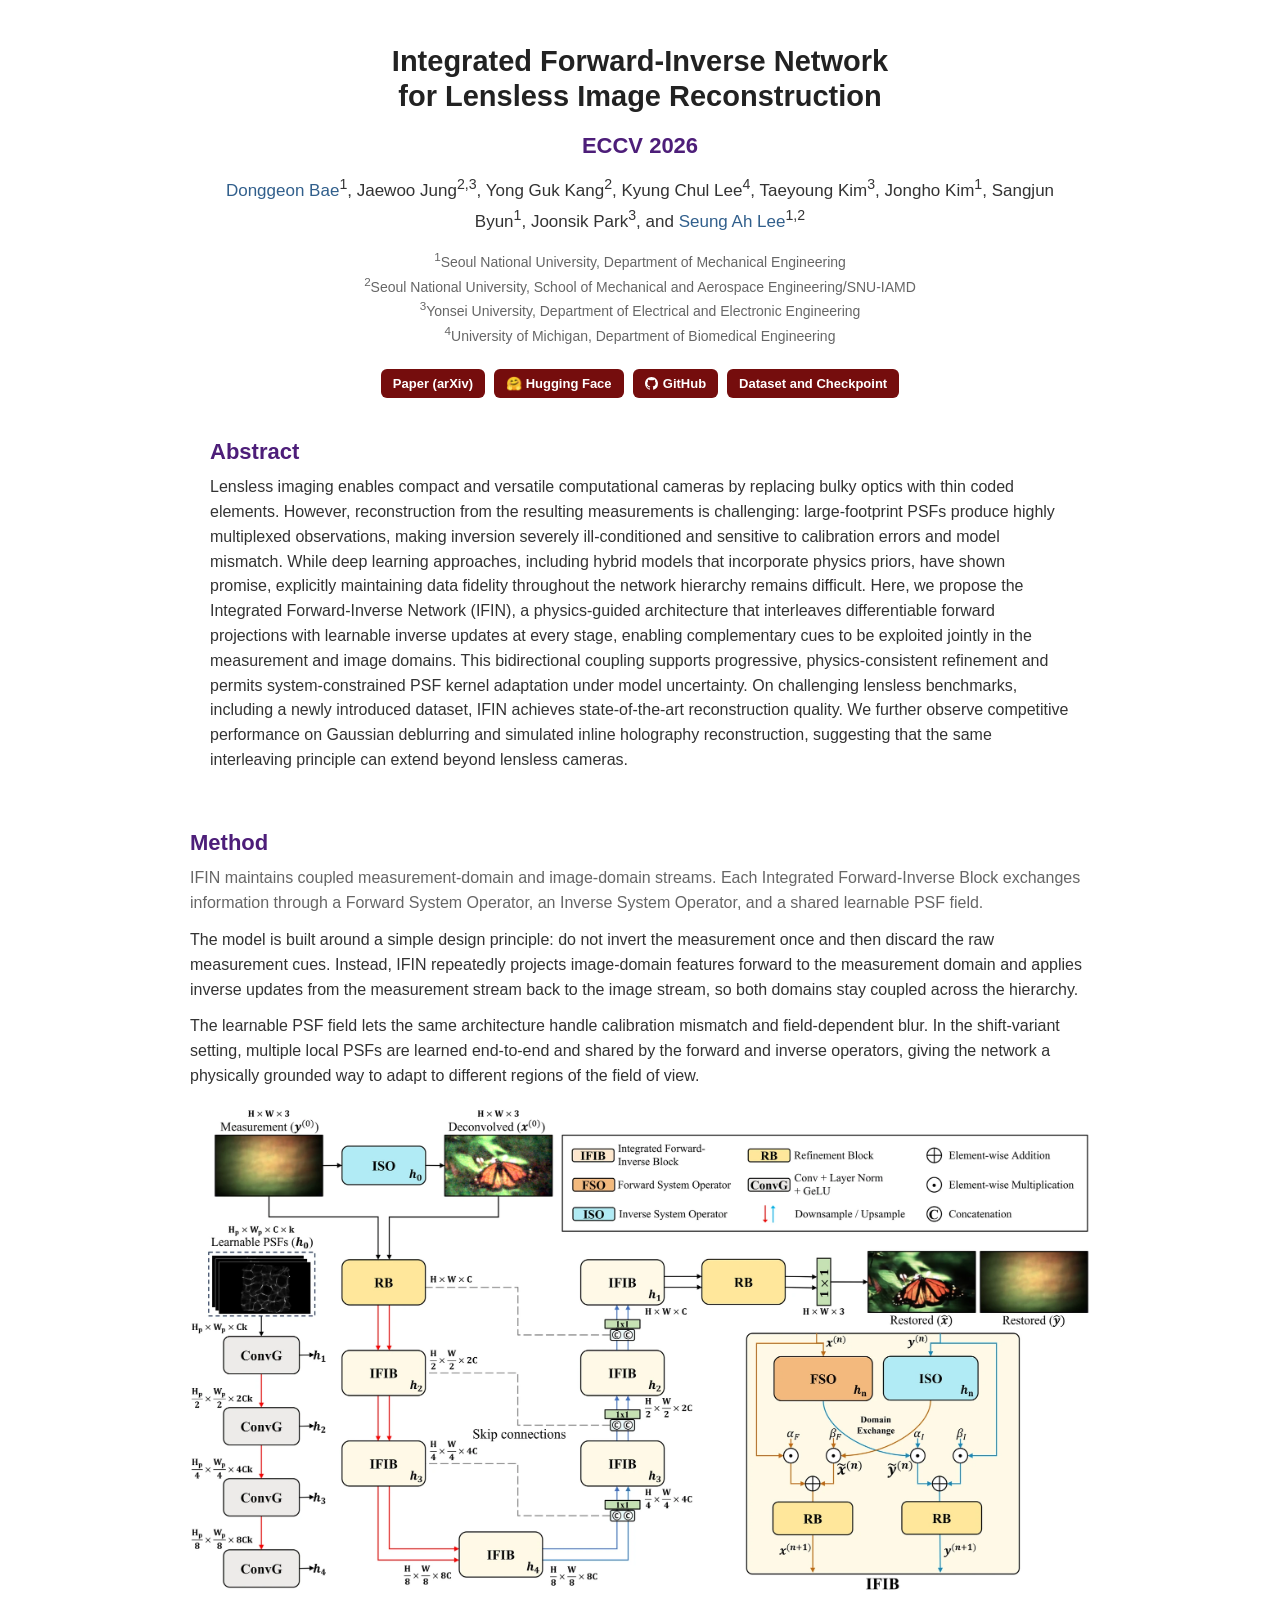
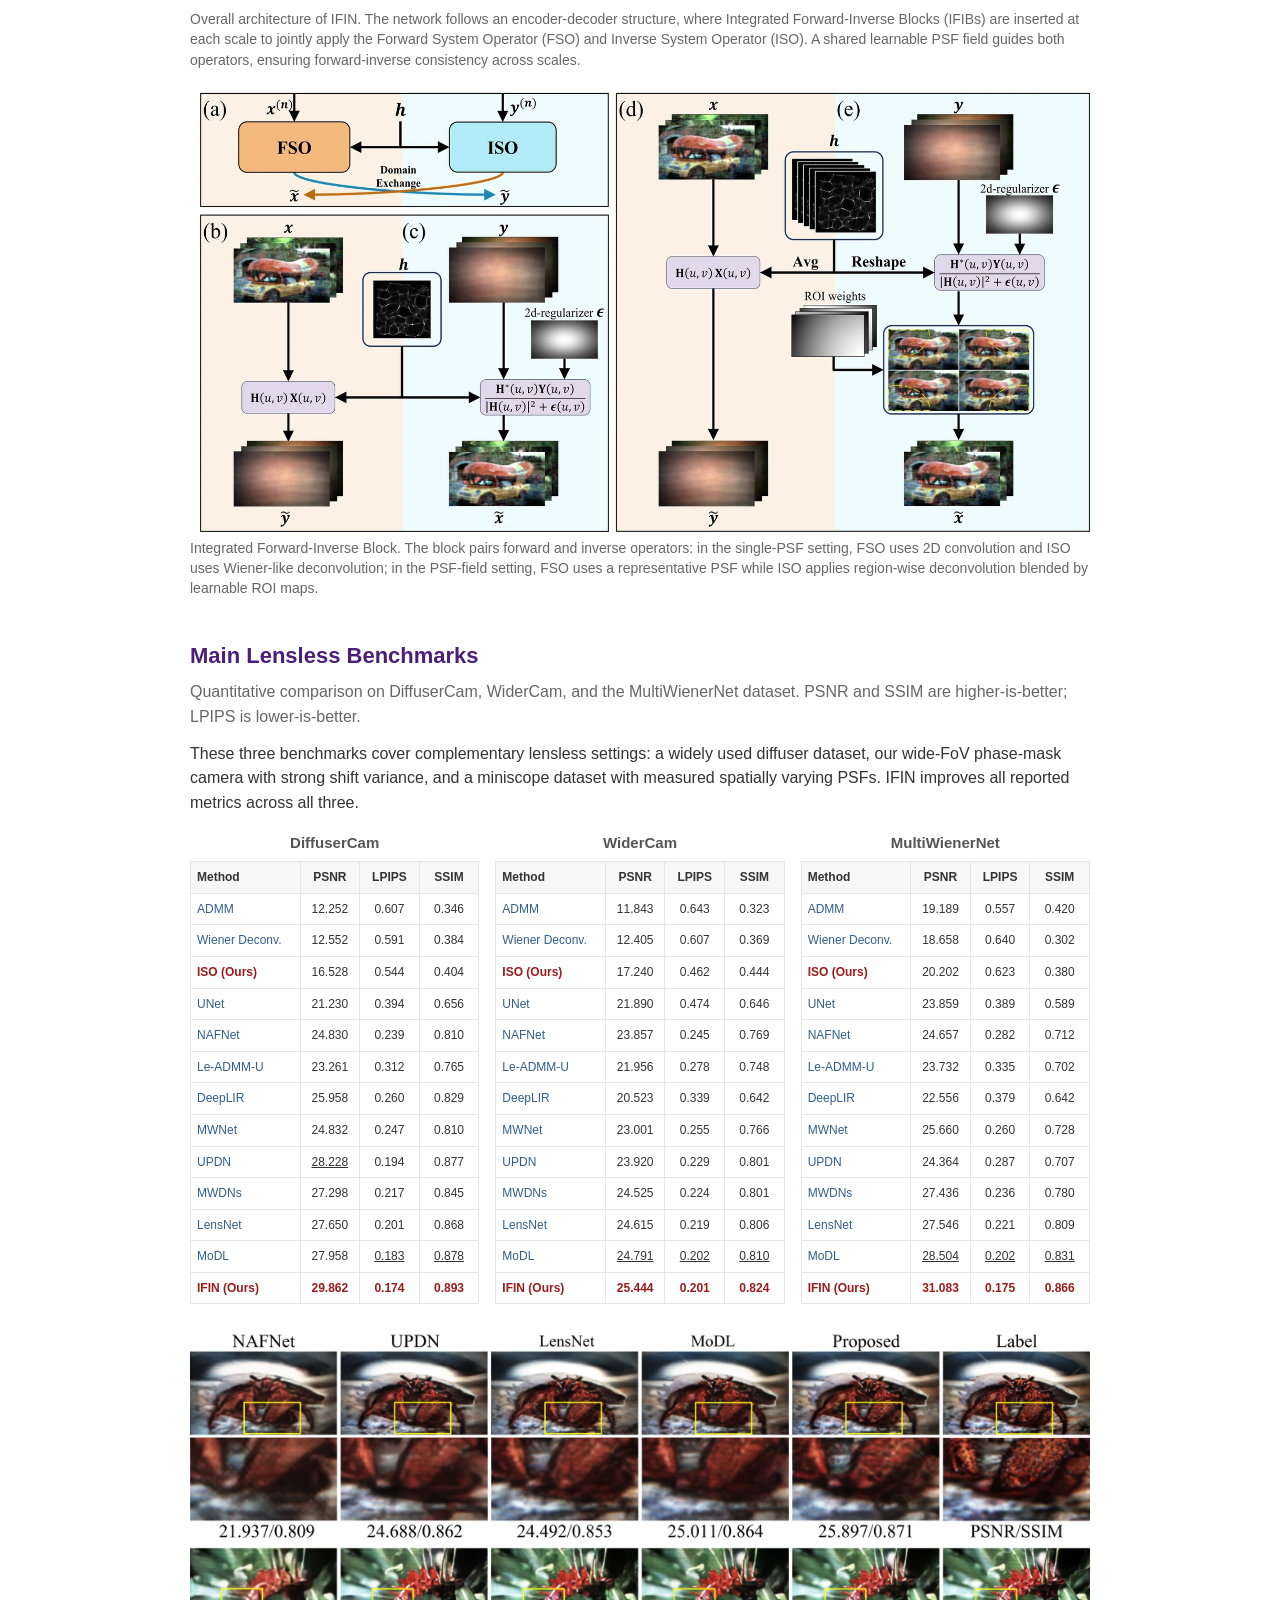
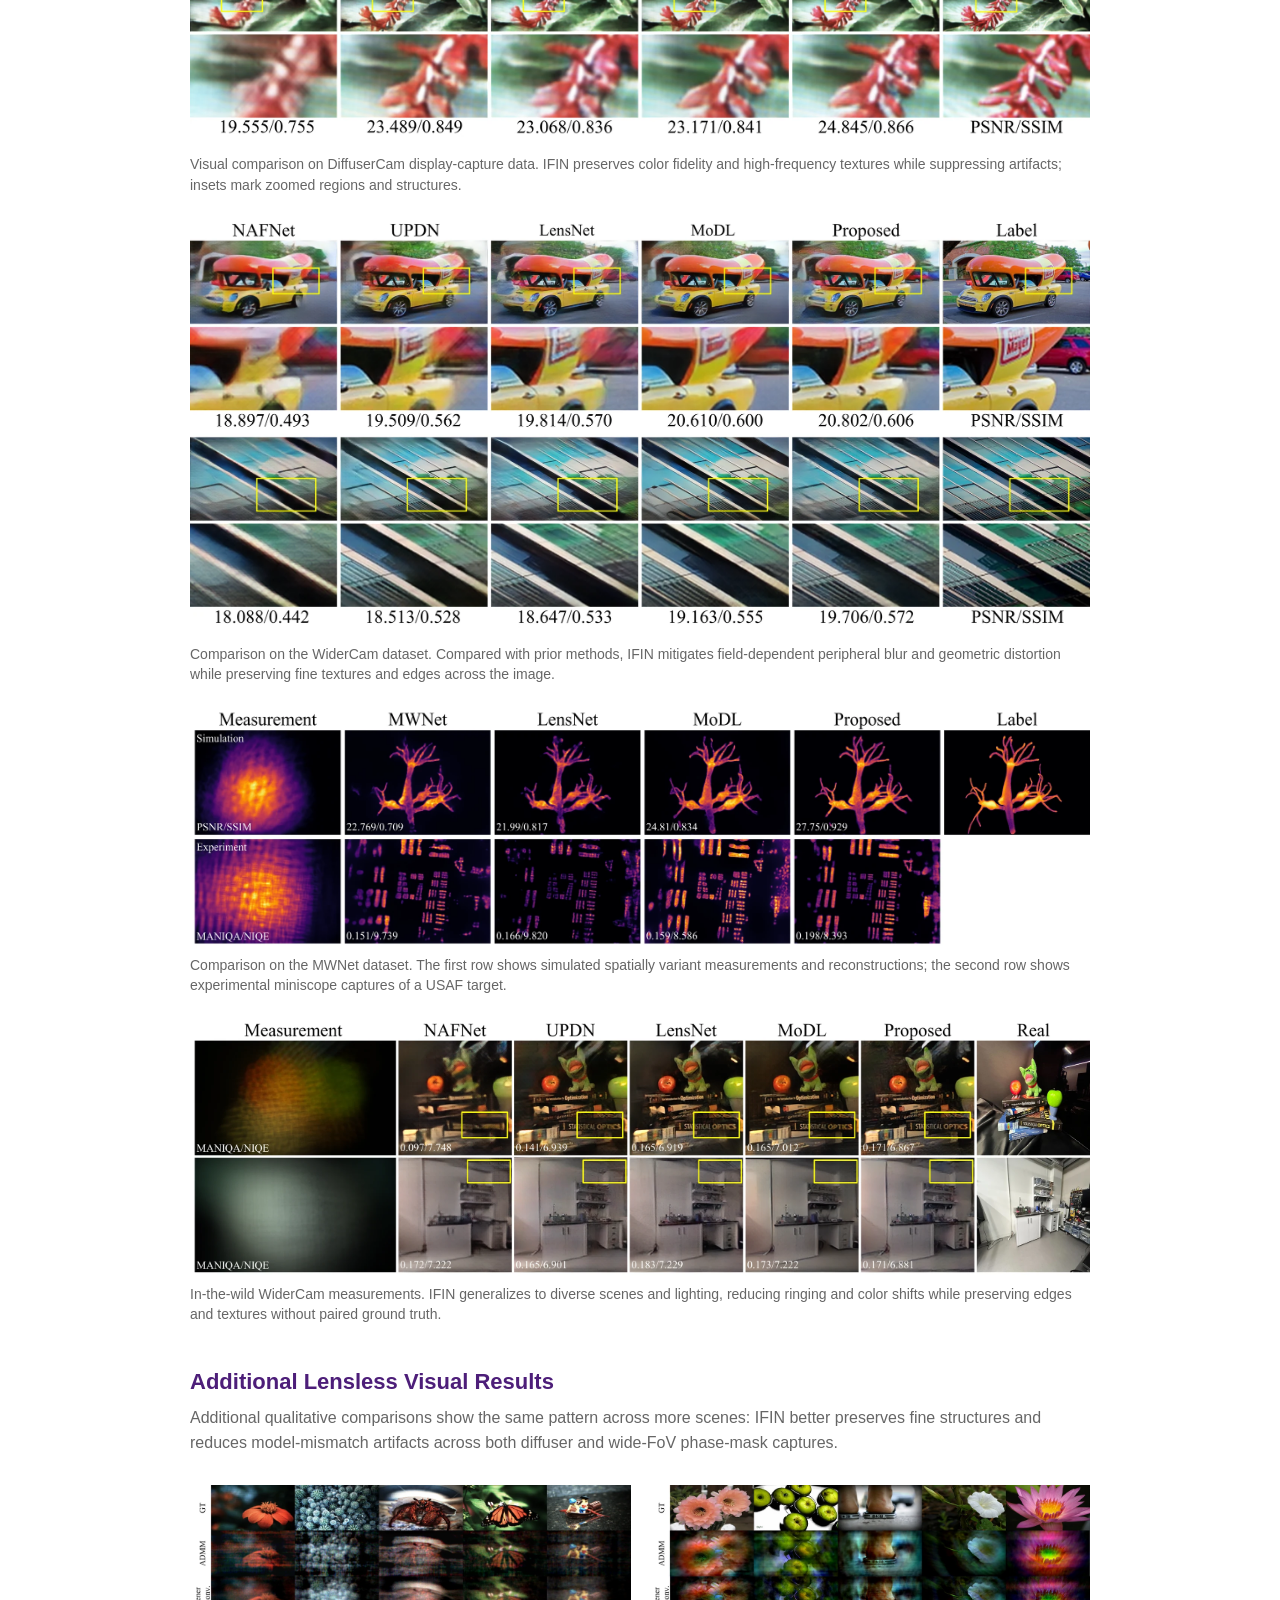
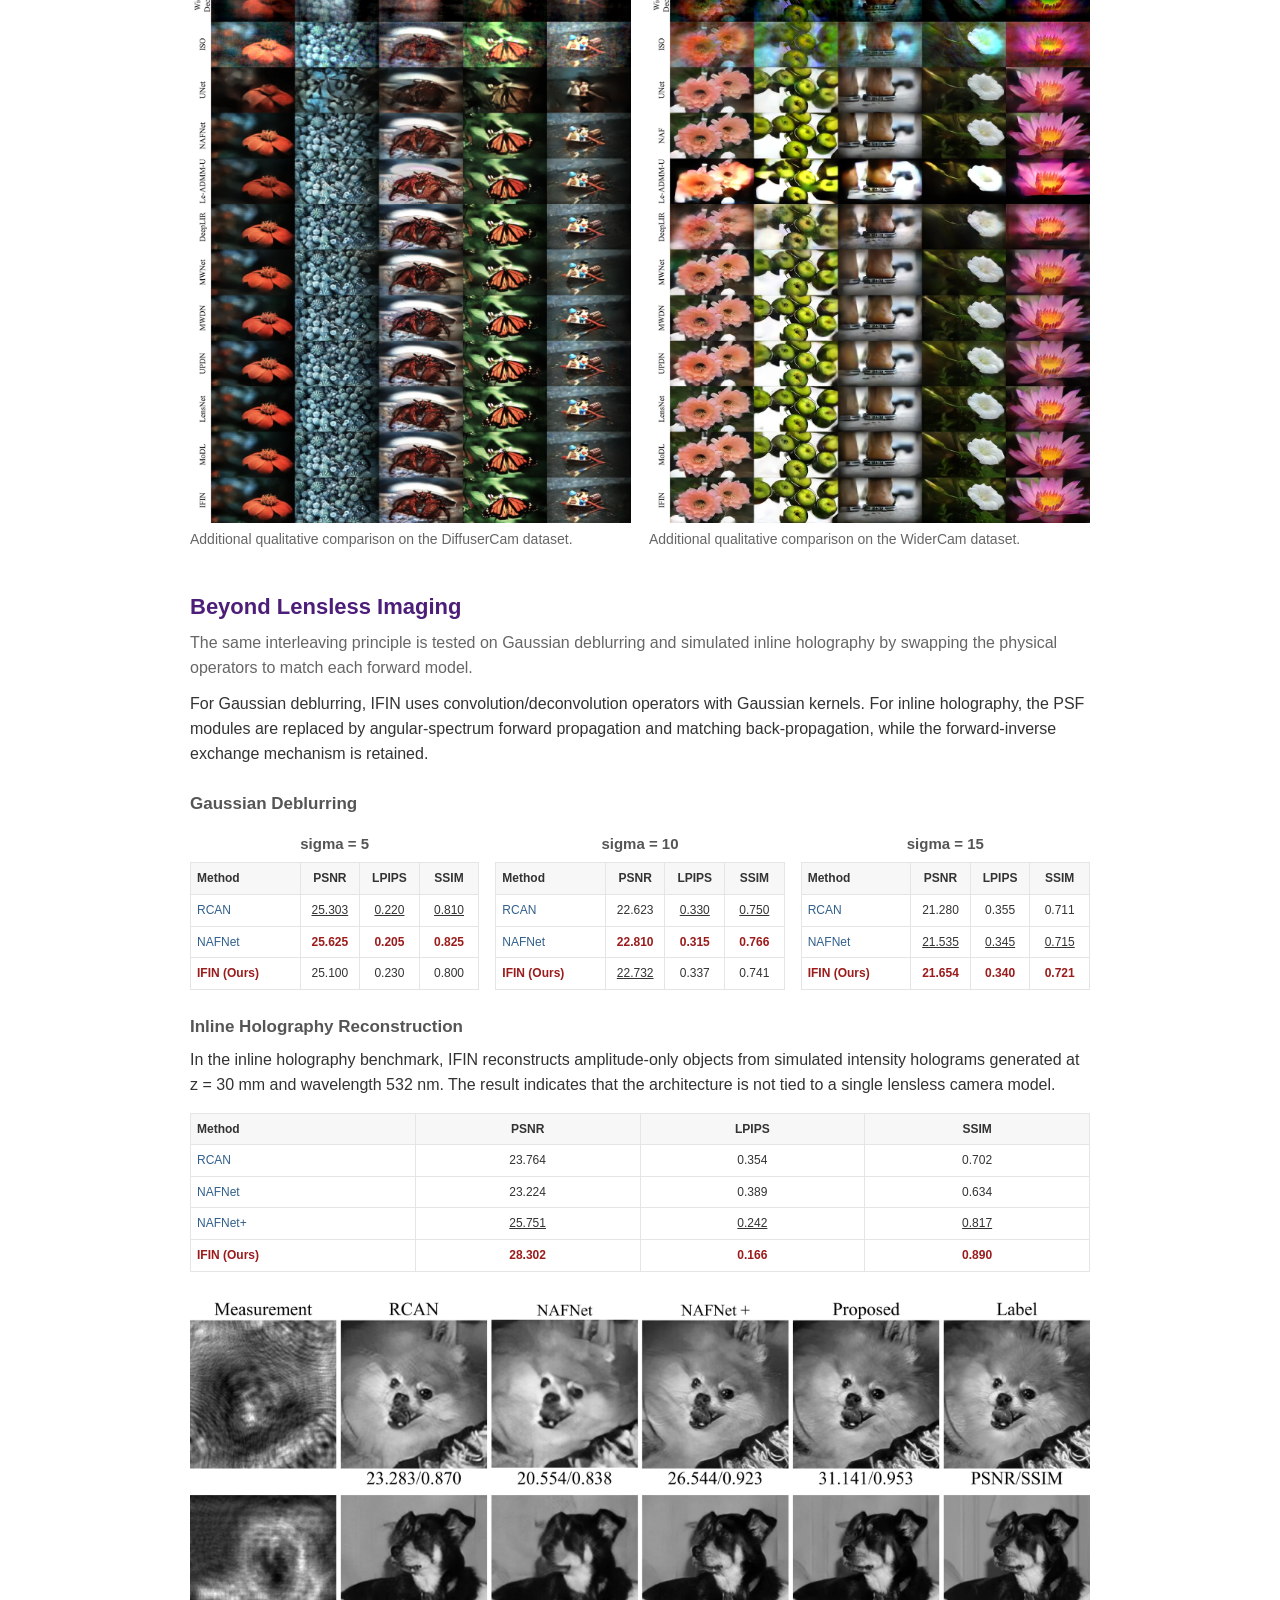
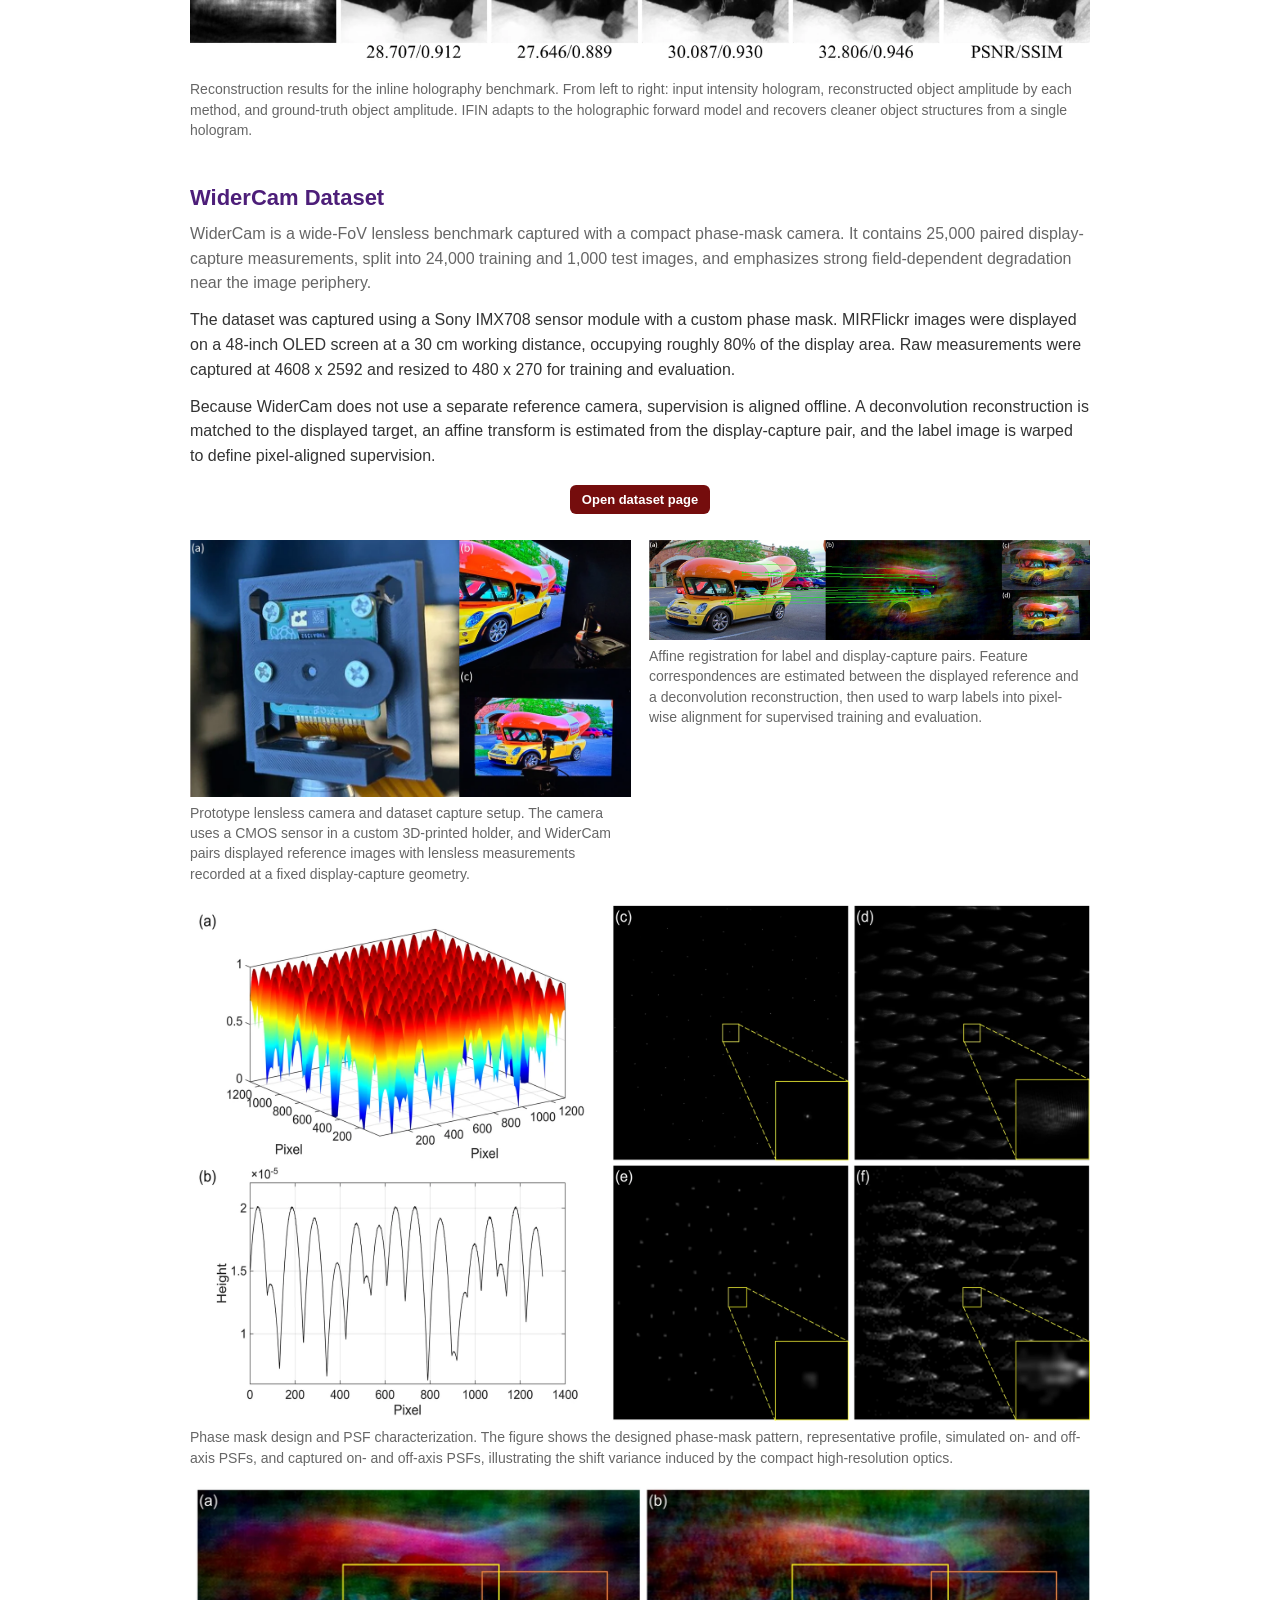
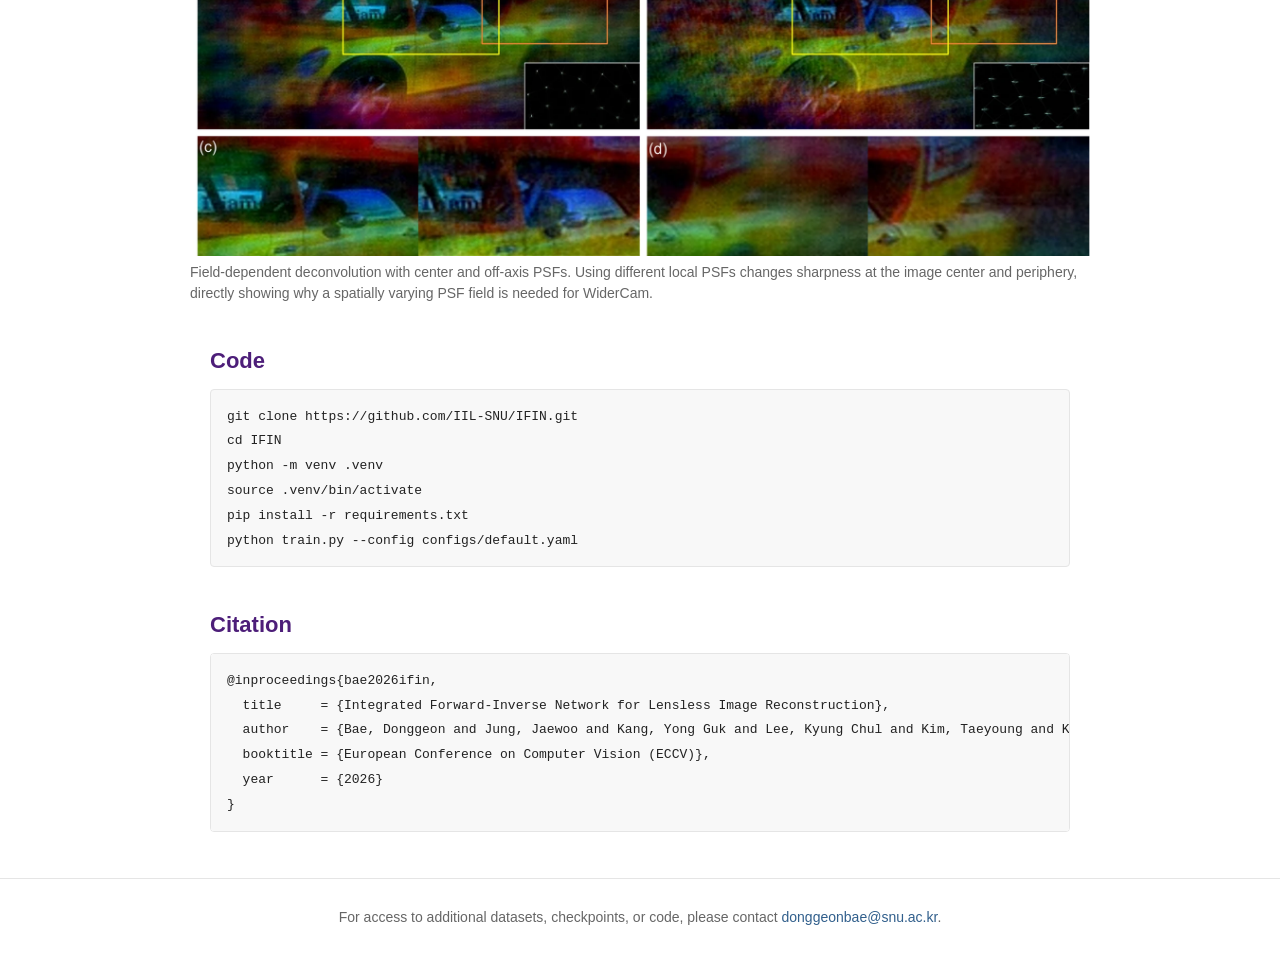
<file: docs/index.html>
<!doctype html>
<html lang="en">
<head>
  <meta charset="utf-8">
  <meta name="viewport" content="width=device-width, initial-scale=1">
  <title>IFIN - Integrated Forward-Inverse Network</title>
  <meta name="description" content="Integrated Forward-Inverse Network for Lensless Image Reconstruction. Accepted to ECCV 2026.">
  <meta property="og:type" content="article">
  <meta property="og:title" content="IFIN - Integrated Forward-Inverse Network">
  <meta property="og:description" content="Physics-guided lensless image reconstruction with forward-inverse interleaving. Accepted to ECCV 2026.">
  <meta property="og:image" content="https://iilab.io/IFIN/assets/images/widercam.webp">
  <link rel="stylesheet" href="assets/site.css">
</head>
<body>
  <header class="paper-header">
    <div class="container">
      <h1>Integrated Forward-Inverse Network<br>for Lensless Image Reconstruction</h1>
      <p class="conference">ECCV 2026</p>
      <p class="authors">
        <a href="#" class="copy-email" data-email="donggeonbae@snu.ac.kr" title="Copy email address">Donggeon Bae</a><sup>1</sup>,
        Jaewoo Jung<sup>2,3</sup>,
        Yong Guk Kang<sup>2</sup>,
        Kyung Chul Lee<sup>4</sup>,
        Taeyoung Kim<sup>3</sup>,
        Jongho Kim<sup>1</sup>,
        Sangjun Byun<sup>1</sup>,
        Joonsik Park<sup>3</sup>, and
        <a href="#" class="copy-email" data-email="seungahlee@snu.ac.kr" title="Copy email address">Seung Ah Lee</a><sup>1,2</sup>
      </p>
      <p class="affiliations">
        <sup>1</sup>Seoul National University, Department of Mechanical Engineering<br>
        <sup>2</sup>Seoul National University, School of Mechanical and Aerospace Engineering/SNU-IAMD<br>
        <sup>3</sup>Yonsei University, Department of Electrical and Electronic Engineering<br>
        <sup>4</sup>University of Michigan, Department of Biomedical Engineering
      </p>
      <nav class="buttons" aria-label="Project links">
        <a href="https://arxiv.org/abs/2607.04608">Paper (arXiv)</a>
        <a href="https://huggingface.co/papers/2607.04608">🤗 Hugging Face</a>
        <a href="https://github.com/IIL-SNU/IFIN"><svg viewBox="0 0 16 16" width="1em" height="1em" fill="currentColor" style="vertical-align:-0.15em;margin-right:0.4em" aria-hidden="true"><path d="M8 0C3.58 0 0 3.58 0 8c0 3.54 2.29 6.53 5.47 7.59.4.07.55-.17.55-.38 0-.19-.01-.82-.01-1.49-2.01.37-2.53-.49-2.69-.94-.09-.23-.48-.94-.82-1.13-.28-.15-.68-.52-.01-.53.63-.01 1.08.58 1.23.82.72 1.21 1.87.87 2.33.66.07-.52.28-.87.51-1.07-1.78-.2-3.64-.89-3.64-3.95 0-.87.31-1.59.82-2.15-.08-.2-.36-1.02.08-2.12 0 0 .67-.21 2.2.82.64-.18 1.32-.27 2-.27.68 0 1.36.09 2 .27 1.53-1.04 2.2-.82 2.2-.82.44 1.1.16 1.92.08 2.12.51.56.82 1.27.82 2.15 0 3.07-1.87 3.75-3.65 3.95.29.25.54.73.54 1.48 0 1.07-.01 1.93-.01 2.2 0 .21.15.46.55.38A8.013 8.013 0 0016 8c0-4.42-3.58-8-8-8z"></path></svg>GitHub</a>
        <a href="https://drive.google.com/drive/folders/1UZiyWqdqK75IQwusnfYNoKRT-fOa0neX">Dataset and Checkpoint</a>
      </nav>
    </div>
  </header>

  <main>
    <section id="abstract" class="section">
      <div class="container text">
        <h2>Abstract</h2>
        <p>
          Lensless imaging enables compact and versatile computational cameras by replacing bulky optics with thin coded elements. However, reconstruction from the resulting measurements is challenging: large-footprint PSFs produce highly multiplexed observations, making inversion severely ill-conditioned and sensitive to calibration errors and model mismatch. While deep learning approaches, including hybrid models that incorporate physics priors, have shown promise, explicitly maintaining data fidelity throughout the network hierarchy remains difficult. Here, we propose the Integrated Forward-Inverse Network (IFIN), a physics-guided architecture that interleaves differentiable forward projections with learnable inverse updates at every stage, enabling complementary cues to be exploited jointly in the measurement and image domains. This bidirectional coupling supports progressive, physics-consistent refinement and permits system-constrained PSF kernel adaptation under model uncertainty. On challenging lensless benchmarks, including a newly introduced dataset, IFIN achieves state-of-the-art reconstruction quality. We further observe competitive performance on Gaussian deblurring and simulated inline holography reconstruction, suggesting that the same interleaving principle can extend beyond lensless cameras.
        </p>
      </div>
    </section>

    <section id="method" class="section">
      <div class="container">
        <h2>Method</h2>
        <p class="section-summary">
          IFIN maintains coupled measurement-domain and image-domain streams. Each Integrated Forward-Inverse Block exchanges information through a Forward System Operator, an Inverse System Operator, and a shared learnable PSF field.
        </p>
        <p>
          The model is built around a simple design principle: do not invert the measurement once and then discard the raw measurement cues. Instead, IFIN repeatedly projects image-domain features forward to the measurement domain and applies inverse updates from the measurement stream back to the image stream, so both domains stay coupled across the hierarchy.
        </p>
        <p>
          The learnable PSF field lets the same architecture handle calibration mismatch and field-dependent blur. In the shift-variant setting, multiple local PSFs are learned end-to-end and shared by the forward and inverse operators, giving the network a physically grounded way to adapt to different regions of the field of view.
        </p>
        <figure>
          <img src="assets/images/architecture.webp" alt="Overall architecture of IFIN">
          <figcaption>Overall architecture of IFIN. The network follows an encoder-decoder structure, where Integrated Forward-Inverse Blocks (IFIBs) are inserted at each scale to jointly apply the Forward System Operator (FSO) and Inverse System Operator (ISO). A shared learnable PSF field guides both operators, ensuring forward-inverse consistency across scales.</figcaption>
        </figure>
        <figure>
          <img src="assets/images/ifib.webp" alt="Integrated Forward-Inverse Block">
          <figcaption>Integrated Forward-Inverse Block. The block pairs forward and inverse operators: in the single-PSF setting, FSO uses 2D convolution and ISO uses Wiener-like deconvolution; in the PSF-field setting, FSO uses a representative PSF while ISO applies region-wise deconvolution blended by learnable ROI maps.</figcaption>
        </figure>
      </div>
    </section>

    <section id="lensless-results" class="section">
      <div class="container">
        <h2>Main Lensless Benchmarks</h2>
        <p class="section-summary">
          Quantitative comparison on DiffuserCam, WiderCam, and the MultiWienerNet dataset. PSNR and SSIM are higher-is-better; LPIPS is lower-is-better.
        </p>
        <p>
          These three benchmarks cover complementary lensless settings: a widely used diffuser dataset, our wide-FoV phase-mask camera with strong shift variance, and a miniscope dataset with measured spatially varying PSFs. IFIN improves all reported metrics across all three.
        </p>
        <div class="table-grid">
          <div class="metric-table">
            <h3>DiffuserCam</h3>
            <table class="results-table">
              <thead><tr><th>Method</th><th>PSNR</th><th>LPIPS</th><th>SSIM</th></tr></thead>
              <tbody>
                <tr><td><a href="https://web.stanford.edu/~boyd/papers/pdf/admm_distr_stats.pdf">ADMM</a></td><td>12.252</td><td>0.607</td><td>0.346</td></tr>
                <tr><td><a href="https://mitpress.mit.edu/9780262730051/extrapolation-interpolation-and-smoothing-of-stationary-time-series/">Wiener Deconv.</a></td><td>12.552</td><td>0.591</td><td>0.384</td></tr>
                <tr><td><strong>ISO (Ours)</strong></td><td>16.528</td><td>0.544</td><td>0.404</td></tr>
                <tr><td><a href="https://lmb.informatik.uni-freiburg.de/people/ronneber/u-net/">UNet</a></td><td>21.230</td><td>0.394</td><td>0.656</td></tr>
                <tr><td><a href="https://github.com/megvii-research/NAFNet">NAFNet</a></td><td>24.830</td><td>0.239</td><td>0.810</td></tr>
                <tr><td><a href="https://waller-lab.github.io/LenslessLearning/">Le-ADMM-U</a></td><td>23.261</td><td>0.312</td><td>0.765</td></tr>
                <tr><td><a href="https://github.com/arpanpoudel/lenslessimaging">DeepLIR</a></td><td>25.958</td><td>0.260</td><td>0.829</td></tr>
                <tr><td><a href="https://waller-lab.github.io/MultiWienerNet/">MWNet</a></td><td>24.832</td><td>0.247</td><td>0.810</td></tr>
                <tr><td><a href="https://doi.org/10.1364/OE.475521">UPDN</a></td><td><u>28.228</u></td><td>0.194</td><td>0.877</td></tr>
                <tr><td><a href="https://doi.org/10.1364/OE.501970">MWDNs</a></td><td>27.298</td><td>0.217</td><td>0.845</td></tr>
                <tr><td><a href="https://arxiv.org/abs/2505.01755">LensNet</a></td><td>27.650</td><td>0.201</td><td>0.868</td></tr>
                <tr><td><a href="https://doi.org/10.1109/TCI.2025.3539448">MoDL</a></td><td>27.958</td><td><u>0.183</u></td><td><u>0.878</u></td></tr>
                <tr><td><strong>IFIN (Ours)</strong></td><td><strong>29.862</strong></td><td><strong>0.174</strong></td><td><strong>0.893</strong></td></tr>
              </tbody>
            </table>
          </div>
          <div class="metric-table">
            <h3>WiderCam</h3>
            <table class="results-table">
              <thead><tr><th>Method</th><th>PSNR</th><th>LPIPS</th><th>SSIM</th></tr></thead>
              <tbody>
                <tr><td><a href="https://web.stanford.edu/~boyd/papers/pdf/admm_distr_stats.pdf">ADMM</a></td><td>11.843</td><td>0.643</td><td>0.323</td></tr>
                <tr><td><a href="https://mitpress.mit.edu/9780262730051/extrapolation-interpolation-and-smoothing-of-stationary-time-series/">Wiener Deconv.</a></td><td>12.405</td><td>0.607</td><td>0.369</td></tr>
                <tr><td><strong>ISO (Ours)</strong></td><td>17.240</td><td>0.462</td><td>0.444</td></tr>
                <tr><td><a href="https://lmb.informatik.uni-freiburg.de/people/ronneber/u-net/">UNet</a></td><td>21.890</td><td>0.474</td><td>0.646</td></tr>
                <tr><td><a href="https://github.com/megvii-research/NAFNet">NAFNet</a></td><td>23.857</td><td>0.245</td><td>0.769</td></tr>
                <tr><td><a href="https://waller-lab.github.io/LenslessLearning/">Le-ADMM-U</a></td><td>21.956</td><td>0.278</td><td>0.748</td></tr>
                <tr><td><a href="https://github.com/arpanpoudel/lenslessimaging">DeepLIR</a></td><td>20.523</td><td>0.339</td><td>0.642</td></tr>
                <tr><td><a href="https://waller-lab.github.io/MultiWienerNet/">MWNet</a></td><td>23.001</td><td>0.255</td><td>0.766</td></tr>
                <tr><td><a href="https://doi.org/10.1364/OE.475521">UPDN</a></td><td>23.920</td><td>0.229</td><td>0.801</td></tr>
                <tr><td><a href="https://doi.org/10.1364/OE.501970">MWDNs</a></td><td>24.525</td><td>0.224</td><td>0.801</td></tr>
                <tr><td><a href="https://arxiv.org/abs/2505.01755">LensNet</a></td><td>24.615</td><td>0.219</td><td>0.806</td></tr>
                <tr><td><a href="https://doi.org/10.1109/TCI.2025.3539448">MoDL</a></td><td><u>24.791</u></td><td><u>0.202</u></td><td><u>0.810</u></td></tr>
                <tr><td><strong>IFIN (Ours)</strong></td><td><strong>25.444</strong></td><td><strong>0.201</strong></td><td><strong>0.824</strong></td></tr>
              </tbody>
            </table>
          </div>
          <div class="metric-table">
            <h3>MultiWienerNet</h3>
            <table class="results-table">
              <thead><tr><th>Method</th><th>PSNR</th><th>LPIPS</th><th>SSIM</th></tr></thead>
              <tbody>
                <tr><td><a href="https://web.stanford.edu/~boyd/papers/pdf/admm_distr_stats.pdf">ADMM</a></td><td>19.189</td><td>0.557</td><td>0.420</td></tr>
                <tr><td><a href="https://mitpress.mit.edu/9780262730051/extrapolation-interpolation-and-smoothing-of-stationary-time-series/">Wiener Deconv.</a></td><td>18.658</td><td>0.640</td><td>0.302</td></tr>
                <tr><td><strong>ISO (Ours)</strong></td><td>20.202</td><td>0.623</td><td>0.380</td></tr>
                <tr><td><a href="https://lmb.informatik.uni-freiburg.de/people/ronneber/u-net/">UNet</a></td><td>23.859</td><td>0.389</td><td>0.589</td></tr>
                <tr><td><a href="https://github.com/megvii-research/NAFNet">NAFNet</a></td><td>24.657</td><td>0.282</td><td>0.712</td></tr>
                <tr><td><a href="https://waller-lab.github.io/LenslessLearning/">Le-ADMM-U</a></td><td>23.732</td><td>0.335</td><td>0.702</td></tr>
                <tr><td><a href="https://github.com/arpanpoudel/lenslessimaging">DeepLIR</a></td><td>22.556</td><td>0.379</td><td>0.642</td></tr>
                <tr><td><a href="https://waller-lab.github.io/MultiWienerNet/">MWNet</a></td><td>25.660</td><td>0.260</td><td>0.728</td></tr>
                <tr><td><a href="https://doi.org/10.1364/OE.475521">UPDN</a></td><td>24.364</td><td>0.287</td><td>0.707</td></tr>
                <tr><td><a href="https://doi.org/10.1364/OE.501970">MWDNs</a></td><td>27.436</td><td>0.236</td><td>0.780</td></tr>
                <tr><td><a href="https://arxiv.org/abs/2505.01755">LensNet</a></td><td>27.546</td><td>0.221</td><td>0.809</td></tr>
                <tr><td><a href="https://doi.org/10.1109/TCI.2025.3539448">MoDL</a></td><td><u>28.504</u></td><td><u>0.202</u></td><td><u>0.831</u></td></tr>
                <tr><td><strong>IFIN (Ours)</strong></td><td><strong>31.083</strong></td><td><strong>0.175</strong></td><td><strong>0.866</strong></td></tr>
              </tbody>
            </table>
          </div>
        </div>
        <figure>
          <img src="assets/images/diffusercam.webp" alt="Visual comparison on DiffuserCam">
          <figcaption>Visual comparison on DiffuserCam display-capture data. IFIN preserves color fidelity and high-frequency textures while suppressing artifacts; insets mark zoomed regions and structures.</figcaption>
        </figure>
        <figure>
          <img src="assets/images/widercam.webp" alt="Visual comparison on WiderCam">
          <figcaption>Comparison on the WiderCam dataset. Compared with prior methods, IFIN mitigates field-dependent peripheral blur and geometric distortion while preserving fine textures and edges across the image.</figcaption>
        </figure>
        <figure>
          <img src="assets/images/mwnet.webp" alt="Visual comparison on MultiWienerNet">
          <figcaption>Comparison on the MWNet dataset. The first row shows simulated spatially variant measurements and reconstructions; the second row shows experimental miniscope captures of a USAF target.</figcaption>
        </figure>
        <figure>
          <img src="assets/images/inthewild.webp" alt="In-the-wild WiderCam reconstruction">
          <figcaption>In-the-wild WiderCam measurements. IFIN generalizes to diverse scenes and lighting, reducing ringing and color shifts while preserving edges and textures without paired ground truth.</figcaption>
        </figure>
      </div>
    </section>

    <section id="more-results" class="section">
      <div class="container">
        <h2>Additional Lensless Visual Results</h2>
        <p class="section-summary">
          Additional qualitative comparisons show the same pattern across more scenes: IFIN better preserves fine structures and reduces model-mismatch artifacts across both diffuser and wide-FoV phase-mask captures.
        </p>
        <div class="grid two tall">
          <figure>
            <img src="assets/images/more_diffusercam.webp" alt="Additional DiffuserCam results">
            <figcaption>Additional qualitative comparison on the DiffuserCam dataset.</figcaption>
          </figure>
          <figure>
            <img src="assets/images/more_widercam.webp" alt="Additional WiderCam results">
            <figcaption>Additional qualitative comparison on the WiderCam dataset.</figcaption>
          </figure>
        </div>
      </div>
    </section>

    <section id="beyond-lensless" class="section">
      <div class="container">
        <h2>Beyond Lensless Imaging</h2>
        <p class="section-summary">
          The same interleaving principle is tested on Gaussian deblurring and simulated inline holography by swapping the physical operators to match each forward model.
        </p>
        <p>
          For Gaussian deblurring, IFIN uses convolution/deconvolution operators with Gaussian kernels. For inline holography, the PSF modules are replaced by angular-spectrum forward propagation and matching back-propagation, while the forward-inverse exchange mechanism is retained.
        </p>
        <h3>Gaussian Deblurring</h3>
        <div class="table-grid">
          <div class="metric-table">
            <h3>sigma = 5</h3>
            <table class="results-table">
              <thead><tr><th>Method</th><th>PSNR</th><th>LPIPS</th><th>SSIM</th></tr></thead>
              <tbody>
                <tr><td><a href="https://github.com/yulunzhang/RCAN">RCAN</a></td><td><u>25.303</u></td><td><u>0.220</u></td><td><u>0.810</u></td></tr>
                <tr><td><a href="https://github.com/megvii-research/NAFNet">NAFNet</a></td><td><strong>25.625</strong></td><td><strong>0.205</strong></td><td><strong>0.825</strong></td></tr>
                <tr><td><strong>IFIN (Ours)</strong></td><td>25.100</td><td>0.230</td><td>0.800</td></tr>
              </tbody>
            </table>
          </div>
          <div class="metric-table">
            <h3>sigma = 10</h3>
            <table class="results-table">
              <thead><tr><th>Method</th><th>PSNR</th><th>LPIPS</th><th>SSIM</th></tr></thead>
              <tbody>
                <tr><td><a href="https://github.com/yulunzhang/RCAN">RCAN</a></td><td>22.623</td><td><u>0.330</u></td><td><u>0.750</u></td></tr>
                <tr><td><a href="https://github.com/megvii-research/NAFNet">NAFNet</a></td><td><strong>22.810</strong></td><td><strong>0.315</strong></td><td><strong>0.766</strong></td></tr>
                <tr><td><strong>IFIN (Ours)</strong></td><td><u>22.732</u></td><td>0.337</td><td>0.741</td></tr>
              </tbody>
            </table>
          </div>
          <div class="metric-table">
            <h3>sigma = 15</h3>
            <table class="results-table">
              <thead><tr><th>Method</th><th>PSNR</th><th>LPIPS</th><th>SSIM</th></tr></thead>
              <tbody>
                <tr><td><a href="https://github.com/yulunzhang/RCAN">RCAN</a></td><td>21.280</td><td>0.355</td><td>0.711</td></tr>
                <tr><td><a href="https://github.com/megvii-research/NAFNet">NAFNet</a></td><td><u>21.535</u></td><td><u>0.345</u></td><td><u>0.715</u></td></tr>
                <tr><td><strong>IFIN (Ours)</strong></td><td><strong>21.654</strong></td><td><strong>0.340</strong></td><td><strong>0.721</strong></td></tr>
              </tbody>
            </table>
          </div>
        </div>
        <h3>Inline Holography Reconstruction</h3>
        <p>
          In the inline holography benchmark, IFIN reconstructs amplitude-only objects from simulated intensity holograms generated at z = 30 mm and wavelength 532 nm. The result indicates that the architecture is not tied to a single lensless camera model.
        </p>
        <div class="table-wrap compact-table">
          <table>
            <thead>
              <tr><th>Method</th><th>PSNR</th><th>LPIPS</th><th>SSIM</th></tr>
            </thead>
            <tbody>
              <tr><td><a href="https://github.com/yulunzhang/RCAN">RCAN</a></td><td>23.764</td><td>0.354</td><td>0.702</td></tr>
              <tr><td><a href="https://github.com/megvii-research/NAFNet">NAFNet</a></td><td>23.224</td><td>0.389</td><td>0.634</td></tr>
              <tr><td><a href="https://github.com/megvii-research/NAFNet">NAFNet+</a></td><td><u>25.751</u></td><td><u>0.242</u></td><td><u>0.817</u></td></tr>
              <tr><td><strong>IFIN (Ours)</strong></td><td><strong>28.302</strong></td><td><strong>0.166</strong></td><td><strong>0.890</strong></td></tr>
            </tbody>
          </table>
        </div>
        <figure>
          <img src="assets/images/inline.webp" alt="Inline holography reconstruction">
          <figcaption>Reconstruction results for the inline holography benchmark. From left to right: input intensity hologram, reconstructed object amplitude by each method, and ground-truth object amplitude. IFIN adapts to the holographic forward model and recovers cleaner object structures from a single hologram.</figcaption>
        </figure>
      </div>
    </section>

    <section id="widercam" class="section">
      <div class="container">
        <h2>WiderCam Dataset</h2>
        <p class="section-summary">
          WiderCam is a wide-FoV lensless benchmark captured with a compact phase-mask camera. It contains 25,000 paired display-capture measurements, split into 24,000 training and 1,000 test images, and emphasizes strong field-dependent degradation near the image periphery.
        </p>
        <p>
          The dataset was captured using a Sony IMX708 sensor module with a custom phase mask. MIRFlickr images were displayed on a 48-inch OLED screen at a 30 cm working distance, occupying roughly 80% of the display area. Raw measurements were captured at 4608 x 2592 and resized to 480 x 270 for training and evaluation.
        </p>
        <p>
          Because WiderCam does not use a separate reference camera, supervision is aligned offline. A deconvolution reconstruction is matched to the displayed target, an affine transform is estimated from the display-capture pair, and the label image is warped to define pixel-aligned supervision.
        </p>
        <p class="dataset-link"><a href="https://iilab.io/WiderCam">Open dataset page</a></p>
        <div class="grid two">
          <figure>
            <img src="assets/images/camera.webp" alt="WiderCam camera and capture setup">
            <figcaption>Prototype lensless camera and dataset capture setup. The camera uses a CMOS sensor in a custom 3D-printed holder, and WiderCam pairs displayed reference images with lensless measurements recorded at a fixed display-capture geometry.</figcaption>
          </figure>
          <figure>
            <img src="assets/images/affine.webp" alt="Affine registration for WiderCam">
            <figcaption>Affine registration for label and display-capture pairs. Feature correspondences are estimated between the displayed reference and a deconvolution reconstruction, then used to warp labels into pixel-wise alignment for supervised training and evaluation.</figcaption>
          </figure>
        </div>
        <figure>
          <img src="assets/images/mask_psf.webp" alt="Phase mask and PSF characterization">
          <figcaption>Phase mask design and PSF characterization. The figure shows the designed phase-mask pattern, representative profile, simulated on- and off-axis PSFs, and captured on- and off-axis PSFs, illustrating the shift variance induced by the compact high-resolution optics.</figcaption>
        </figure>
        <figure>
          <img src="assets/images/variant_deconv.webp" alt="Field-dependent deconvolution">
          <figcaption>Field-dependent deconvolution with center and off-axis PSFs. Using different local PSFs changes sharpness at the image center and periphery, directly showing why a spatially varying PSF field is needed for WiderCam.</figcaption>
        </figure>
      </div>
    </section>

    <section id="code" class="section">
      <div class="container text">
        <h2>Code</h2>
        <pre><code>git clone https://github.com/IIL-SNU/IFIN.git
cd IFIN
python -m venv .venv
source .venv/bin/activate
pip install -r requirements.txt
python train.py --config configs/default.yaml</code></pre>
      </div>
    </section>

    <section id="citation" class="section">
      <div class="container text">
        <h2>Citation</h2>
        <pre><code>@inproceedings{bae2026ifin,
  title     = {Integrated Forward-Inverse Network for Lensless Image Reconstruction},
  author    = {Bae, Donggeon and Jung, Jaewoo and Kang, Yong Guk and Lee, Kyung Chul and Kim, Taeyoung and Kim, Jongho and Byun, Sangjun and Park, Joonsik and Lee, Seung Ah},
  booktitle = {European Conference on Computer Vision (ECCV)},
  year      = {2026}
}</code></pre>
      </div>
    </section>
  </main>

  <footer>
    <div class="container">
      For access to additional datasets, checkpoints, or code, please contact
      <a href="mailto:donggeonbae@snu.ac.kr">donggeonbae@snu.ac.kr</a>.
    </div>
  </footer>
  <script>
    document.querySelectorAll(".copy-email").forEach((link) => {
      const originalTitle = link.getAttribute("title") || "";
      link.addEventListener("click", async (event) => {
        event.preventDefault();
        const email = link.dataset.email;
        try {
          await navigator.clipboard.writeText(email);
          link.setAttribute("title", "Copied: " + email);
          window.setTimeout(() => link.setAttribute("title", originalTitle), 1400);
        } catch (error) {
          window.prompt("Copy email address", email);
        }
      });
    });
  </script>
</body>
</html>
</file>
<file: docs/assets/site.css>
:root {
  color-scheme: light;
  --text: #333333;
  --muted: #666666;
  --link: #315f8c;
  --accent: #4d1e79;
  --button: #750d0d;
  --line: #e5e5e5;
  --soft: #f7f7f7;
}

* {
  box-sizing: border-box;
}

body {
  margin: 0;
  overflow-x: hidden;
  background: #ffffff;
  color: var(--text);
  font-family: "Google Sans", "Noto Sans", Arial, sans-serif;
  font-size: 16px;
  line-height: 1.55;
}

body.pdf-page {
  height: 100vh;
  overflow: hidden;
}

a {
  color: var(--link);
  text-decoration: none;
}

a:hover {
  text-decoration: underline;
}

.container {
  width: min(900px, calc(100% - 28px));
  margin: 0 auto;
}

.container.text {
  max-width: 860px;
}

.paper-header {
  padding: 44px 0 18px;
  text-align: center;
}

h1 {
  margin: 0;
  color: #222222;
  font-size: 29px;
  font-weight: 700;
  line-height: 1.2;
  letter-spacing: 0;
}

.conference {
  margin: 15px 0 10px;
  color: var(--accent);
  font-size: 22px;
  font-weight: 700;
}

.authors {
  margin: 10px auto 0;
  max-width: 850px;
  font-size: 17px;
  line-height: 1.65;
}

.affiliations {
  margin: 12px auto 0;
  max-width: 850px;
  color: var(--muted);
  font-size: 14px;
  line-height: 1.5;
}

.buttons {
  display: flex;
  justify-content: center;
  flex-wrap: wrap;
  gap: 9px;
  margin-top: 22px;
}

.buttons a,
.dataset-link a {
  display: inline-block;
  padding: 8px 12px;
  border-radius: 6px;
  background: var(--button);
  color: #ffffff;
  font-size: 13px;
  font-weight: 700;
  line-height: 1;
}

.buttons a:hover,
.dataset-link a:hover {
  background: #8a4646;
  color: #ffffff;
  text-decoration: none;
}

.section {
  padding: 22px 0;
}

h2 {
  margin: 0 0 10px;
  color: var(--accent);
  font-size: 22px;
  font-weight: 700;
  line-height: 1.25;
  letter-spacing: 0;
}

h3 {
  margin: 24px 0 8px;
  color: #555555;
  font-size: 17px;
  font-weight: 700;
}

p {
  margin: 0 0 12px;
}

.section-summary {
  color: var(--muted);
}

figure img {
  display: block;
  width: 100%;
  height: auto;
  background: #ffffff;
}

figure {
  margin: 18px 0 0;
  padding: 0;
  background: #ffffff;
}

figcaption {
  margin-top: 6px;
  color: var(--muted);
  font-size: 14px;
  line-height: 1.45;
  text-align: left;
}

.table-wrap {
  margin: 15px 0 20px;
}

table {
  width: 100%;
  border-collapse: collapse;
  table-layout: fixed;
  font-size: 12px;
}

th,
td {
  padding: 6px 6px;
  border: 1px solid var(--line);
  text-align: center;
  vertical-align: middle;
}

th {
  background: var(--soft);
  font-weight: 700;
}

td:first-child,
th:first-child {
  text-align: left;
  overflow-wrap: anywhere;
}

td strong {
  color: #9b1c1c;
}

.results-table th,
.results-table td {
  padding: 6px 6px;
}

.table-grid {
  display: grid;
  grid-template-columns: repeat(3, minmax(0, 1fr));
  gap: 16px;
  margin: 15px 0 20px;
}

.metric-table h3 {
  margin: 0 0 7px;
  color: #555555;
  font-size: 15px;
  text-align: center;
}

.metric-table th:first-child,
.metric-table td:first-child {
  width: 38%;
}

.grid {
  display: grid;
  gap: 18px;
}

.grid.two {
  grid-template-columns: repeat(2, minmax(0, 1fr));
}

.grid.tall figure img {
  max-height: 680px;
  object-fit: contain;
}

.dataset-link {
  margin: 16px 0 8px;
  text-align: center;
}

pre {
  overflow-x: auto;
  margin: 14px 0 0;
  padding: 14px 16px;
  border: 1px solid var(--line);
  border-radius: 4px;
  background: #f8f8f8;
  color: #222222;
}

code {
  font-family: "SFMono-Regular", Consolas, "Liberation Mono", monospace;
  font-size: 13px;
}

footer {
  margin-top: 24px;
  padding: 28px 0 34px;
  border-top: 1px solid var(--line);
  color: var(--muted);
  font-size: 14px;
  text-align: center;
}

.pdf-header {
  display: flex;
  align-items: center;
  justify-content: space-between;
  height: 46px;
  padding: 0 16px;
  border-bottom: 1px solid var(--line);
  background: #ffffff;
  font-size: 14px;
  font-weight: 700;
}

.pdf-page iframe {
  display: block;
  width: 100%;
  height: calc(100vh - 46px);
  border: 0;
}

@media (max-width: 700px) {
  .paper-header {
    padding-top: 30px;
  }

  h1 {
    font-size: 24px;
  }

  .conference {
    font-size: 18px;
  }

  .authors {
    font-size: 14px;
  }

  .affiliations,
  figcaption,
  footer {
    font-size: 13px;
  }

  h2 {
    font-size: 20px;
  }

  .grid.two {
    grid-template-columns: 1fr;
  }

  .table-grid {
    grid-template-columns: 1fr;
  }

  table {
    font-size: 11px;
  }

  th,
  td,
  .results-table th,
  .results-table td {
    padding: 5px 5px;
  }
}
</file>
